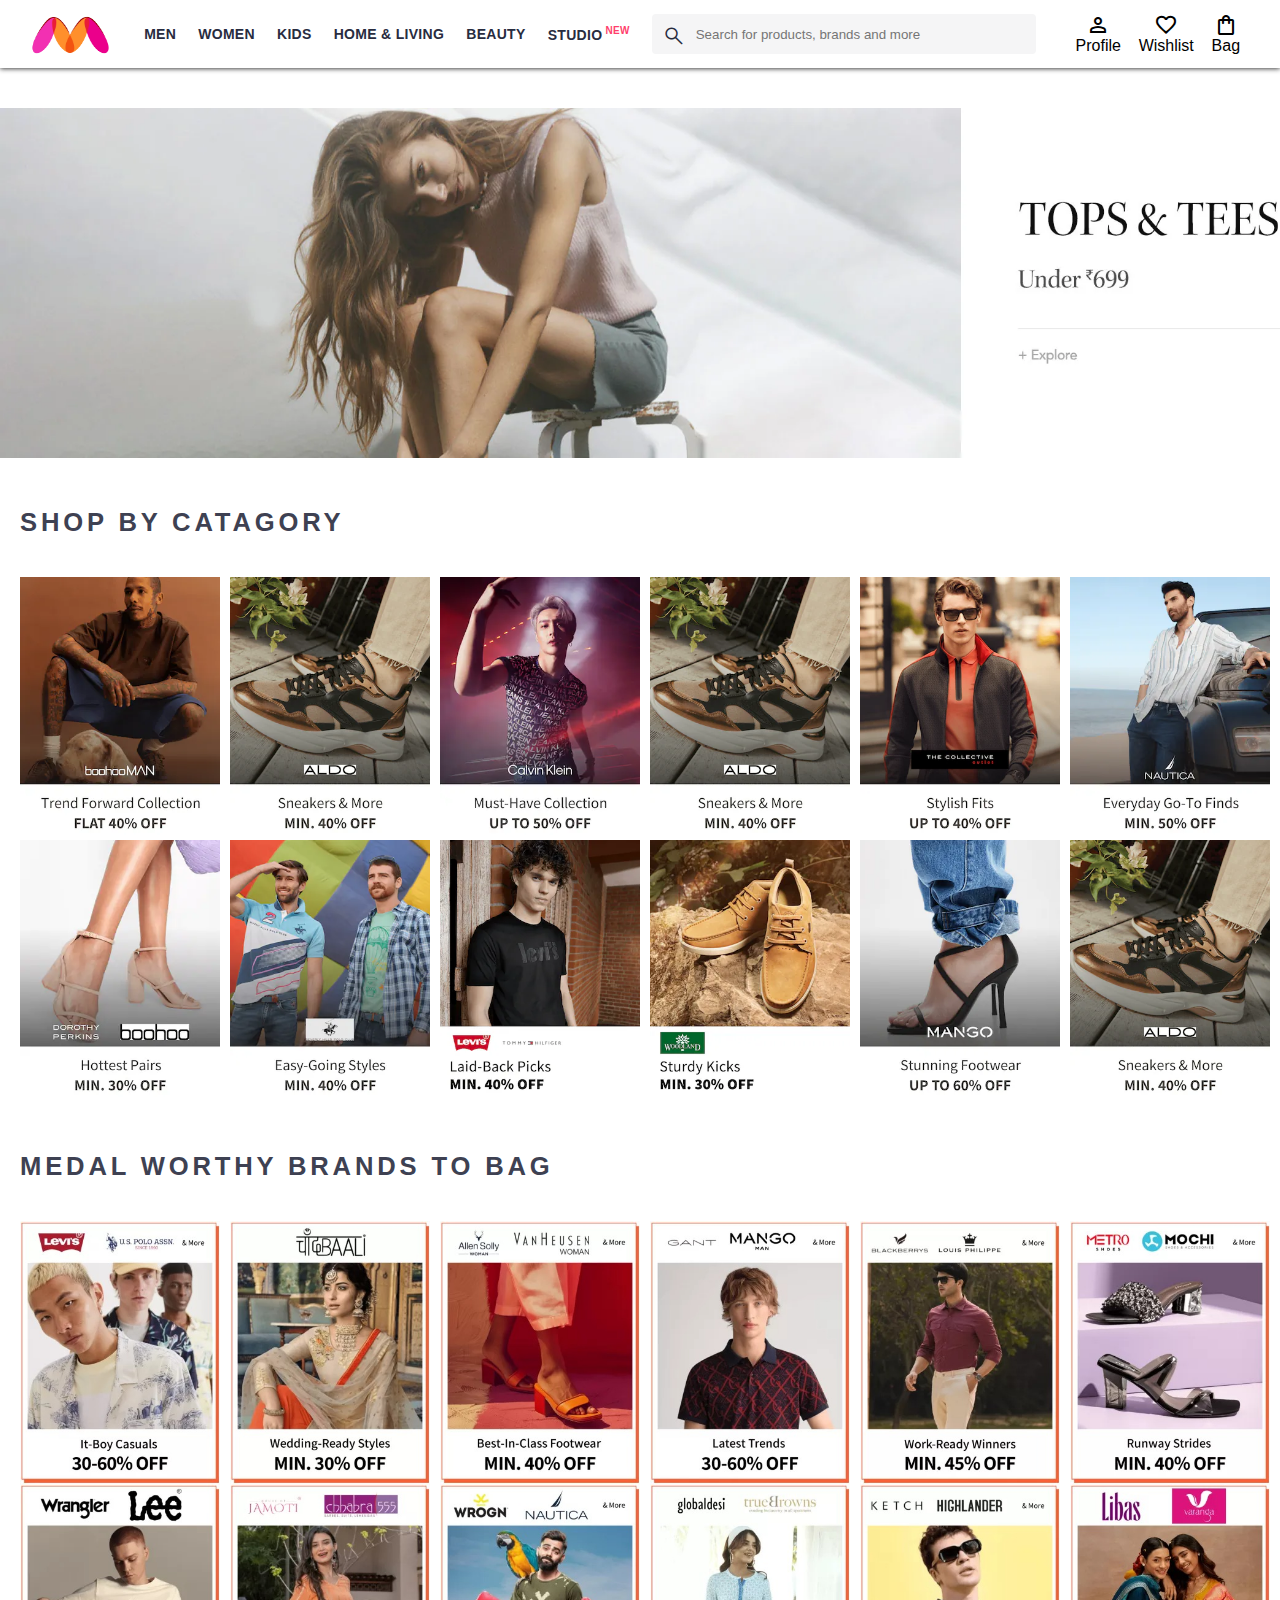
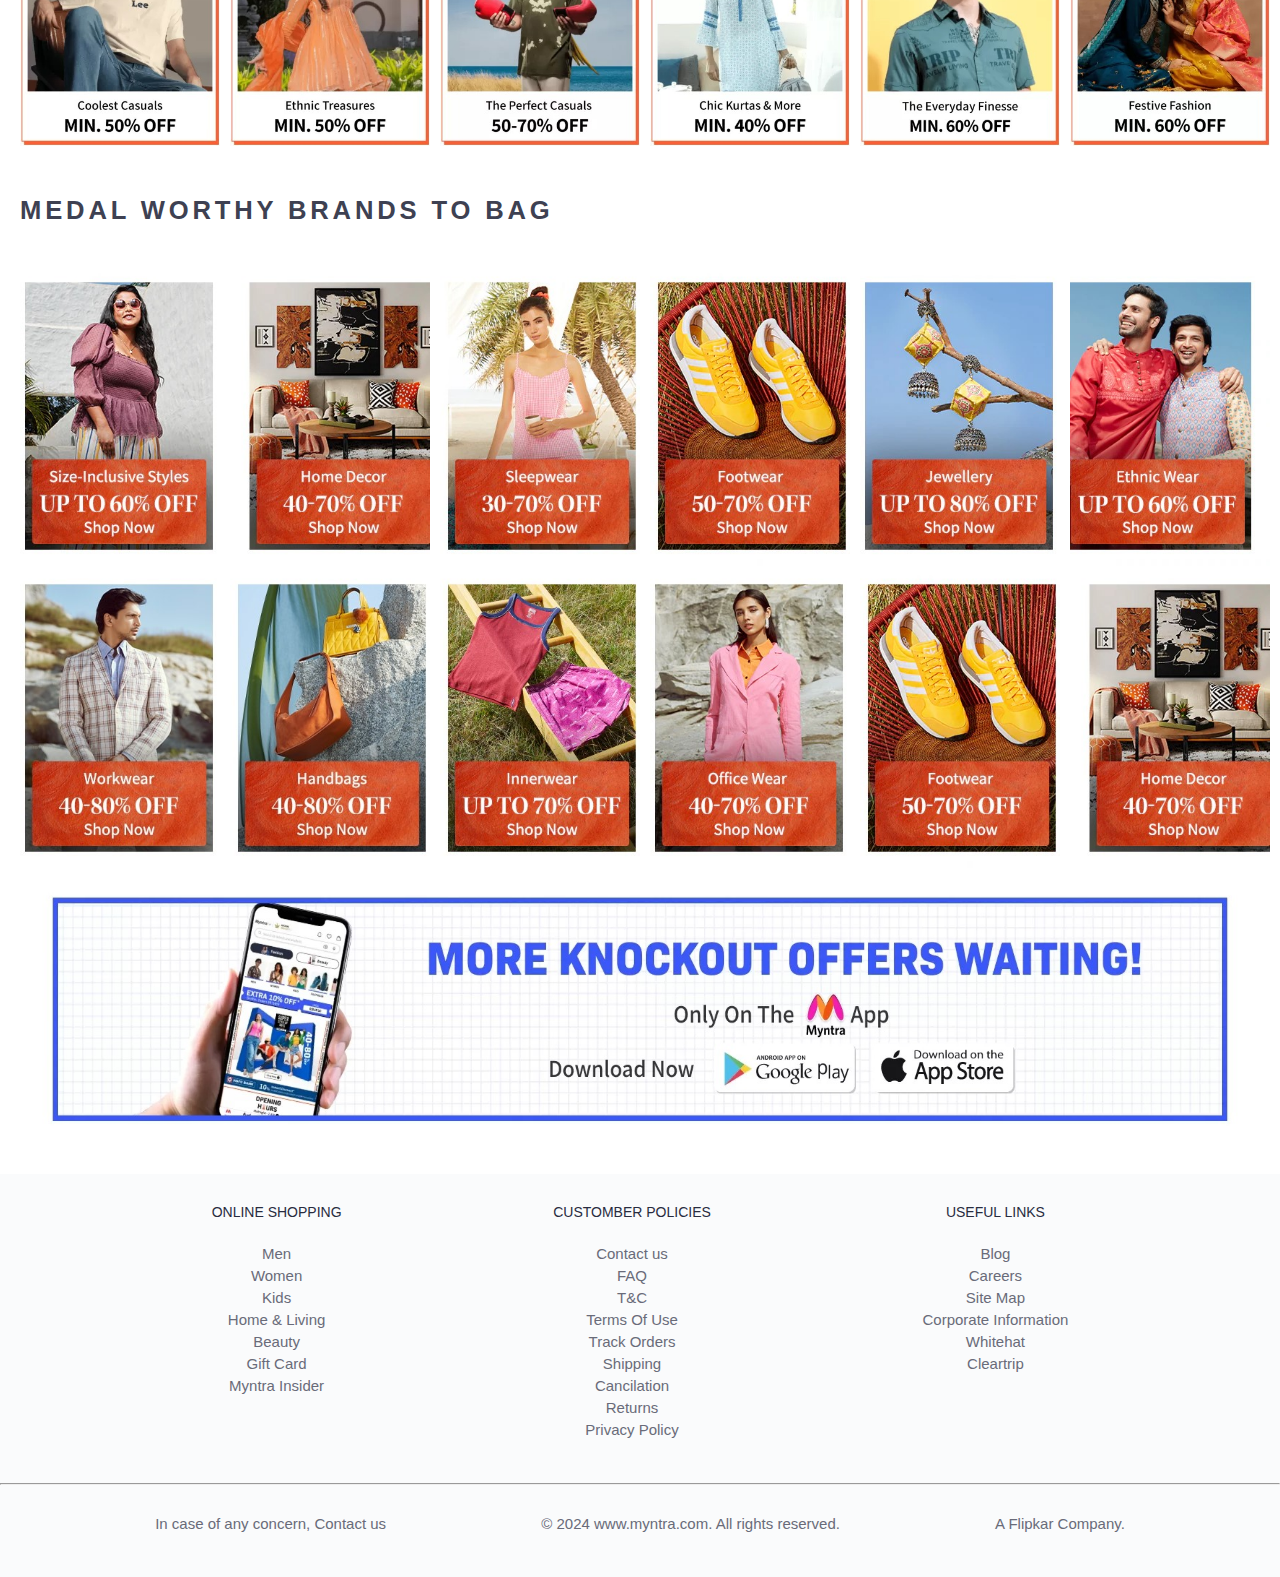
<file: Myntra Clone/index.html>
<!DOCTYPE html>
<html lang="en">
<head>
    <meta charset="UTF-8">
    <meta name="viewport" content="width=device-width, initial-scale=1.0">
    <link rel="stylesheet" href="https://cdnjs.cloudflare.com/ajax/libs/font-awesome/6.4.2/css/all.min.css" integrity="sha512-z3gLpd7yknf1YoNbCzqRKc4qyor8gaKU1qmn+CShxbuBusANI9QpRohGBreCFkKxLhei6S9CQXFEbbKuqLg0DA==" crossorigin="anonymous" referrerpolicy="no-referrer" />
    <link rel="stylesheet" href="https://fonts.googleapis.com/css2?family=Material+Symbols+Outlined:opsz,wght,FILL,GRAD@20..48,100..700,0..1,-50..200" />
    <title>MYntra</title>
    <link rel="stylesheet" href="index.css">
</head>
<body>
    <header>
    <div class="navbar">
        <div class="nav-logo border">
            <img class="myntra-logo" src="assets/myntra_logo.webp">
        </div>
        <div class="nav-address">
            <p>MEN</p>
        </div>
        <div class="nav-address">
            <p>WOMEN</p>
        </div>
        <div class="nav-address">
            <p>KIDS</p>
        </div>
        <div class="nav-address">
            <p>HOME & LIVING</p>
        </div>
        <div class="nav-address">
            <p>BEAUTY</p>
        </div>
        <div class="nav-address">
            <p>STUDIO<sup> new</sup></p>
        </div>
        <div class="nav-search">
            <span class="material-symbols-outlined search_icon">Search</span>
            <input placeholder="Search for products, brands and more" class="search-input">
        </div>
        <div class="action-bar">
            <div class="action-container">
                <span class="material-symbols-outlined action_icon">person</span>
                <p class="action-name">Profile</p>
            </div>
            <div class="action-container">
                <span class="material-symbols-outlined action_icon">favorite</span>
                <p class="action-name">Wishlist</p>
            </div>
            <div class="action-container">
                <span class="material-symbols-outlined action_icon">shopping_bag</span>
                <p class="action-name">Bag</p>
            </div>
        </div>
    </div>
</header>
    <main>
        <div class="banner-container">
            <img class="banner" src="assets/banner.jpg">
        </div>
        <div class="shop-section"> SHOP BY CATAGORY</div>
            <div class="shop-items">
                <img class="shop" src="assets/2 (2).png">
                <img class="shop" src="assets/3.png">
                <img class="shop" src="assets/2.png">
                <img class="shop" src="assets/3.png">
                <img class="shop" src="assets/4.png">
                <img class="shop" src="assets/5.png">
                <img class="shop" src="assets/6.png">
                <img class="shop" src="assets/7 (1).png">
                <img class="shop" src="assets/8.png">
                <img class="shop" src="assets/9.png">
                <img class="shop" src="assets/11.png">
                <img class="shop" src="assets/3.png">
            </div>
        <div class="shop-section"> MEDAL WORTHY BRANDS TO BAG</div>
        <div class="shop-items">
            <img class="shop" src="assets/13.jpeg">
            <img class="shop" src="assets/14.jpeg">
            <img class="shop" src="assets/15.jpeg">
            <img class="shop" src="assets/16.jpeg">
            <img class="shop" src="assets/17.jpeg">
            <img class="shop" src="assets/18.jpeg">
            <img class="shop" src="assets/19.jpeg">
            <img class="shop" src="assets/20.jpeg">
            <img class="shop" src="assets/21.jpeg">
            <img class="shop" src="assets/22.jpeg">
            <img class="shop" src="assets/23.jpeg">
            <img class="shop" src="assets/24.jpeg">
        </div>
        <div class="shop-section"> MEDAL WORTHY BRANDS TO BAG</div>
        <div class="shop-items">
            <img class="shop" src="assets/1.jpg">
            <img class="shop" src="assets/2.jpg">
            <img class="shop" src="assets/3.jpg">
            <img class="shop" src="assets/4.jpg">
            <img class="shop" src="assets/5.jpg">
            <img class="shop" src="assets/6.jpg">
            <img class="shop" src="assets/7.jpg">
            <img class="shop" src="assets/8.jpg">
            <img class="shop" src="assets/9.jpg">
            <img class="shop" src="assets/10.jpg">
            <img class="shop" src="assets/4.jpg">
            <img class="shop" src="assets/2.jpg">
        </div>

        <div class="banner-container2">
            <img class="banner2" src="assets/BANNER2.jpeg">
        </div>    
</main>
<footer>
    <div class="footer-section">
        <div class="footer-column">
            <ul>
                <P>ONLINE SHOPPING</P>
                <a>Men</a>
                <a>Women</a>
                <a>Kids</a>
                <a>Home & Living</a>
                <a>Beauty</a>
                <a>Gift Card</a>
                <a>Myntra Insider</a>
            </ul>
        </div>
        <div class="footer-column">
            <ul>
                <P>CUSTOMBER POLICIES</P>
                <a>Contact us</a>
                <a>FAQ</a>
                <a>T&C</a>
                <a>Terms Of Use</a>
                <a>Track Orders</a>
                <a>Shipping</a>
                <a>Cancilation</a>
                <a>Returns</a>
                <a>Privacy Policy</a>
            </ul>
        </div>
        <div class="footer-column">
            <ul>
                <P>USEFUL LINKS</P>
                <a>Blog</a>
                <a>Careers</a>
                <a>Site Map</a>
                <a>Corporate Information</a>
                <a>Whitehat</a>
                <a>Cleartrip</a>
            </ul>
        </div>
    </div>
    <hr>
    <div class="copyright">
        <div class="copy1">
            In case of any concern, Contact us
        </div>
        <div class="copy1">
            © 2024 www.myntra.com. All rights reserved.
        </div>
        <div class="copy1">
            A Flipkar Company.
        </div>
    </div>
</footer>
</body>
</html>
</file>
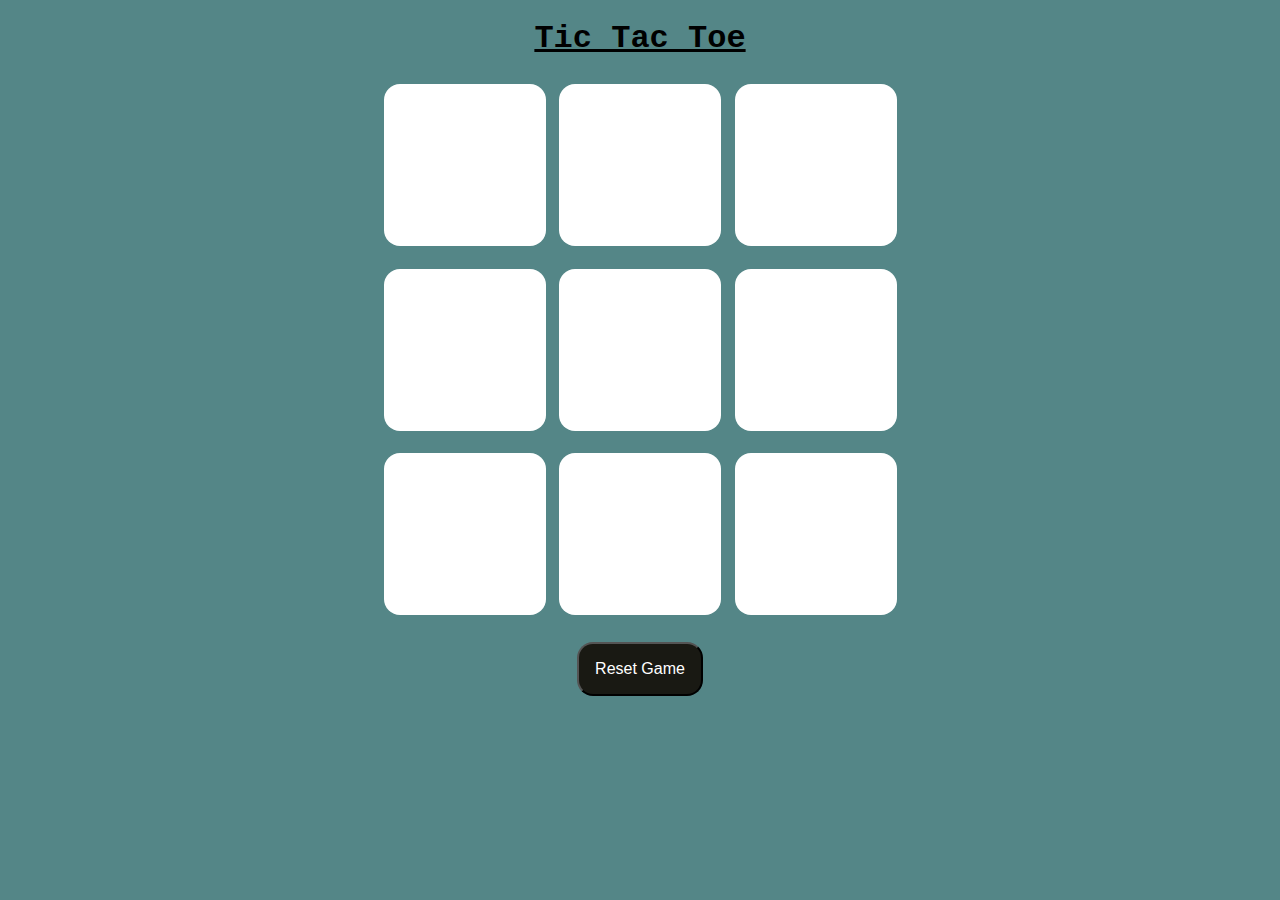
<file: Tic-Tac-Toe Game/Tic-Tac-Toe/index.html>
<!DOCTYPE html>
<html lang="en">
<head>
    <meta charset="UTF-8">
    <meta name="viewport" content="width=device-width, initial-scale=1.0">
    <title>Tic-Tac-Toe Game</title>
    <link rel="stylesheet" href="style.css">
</head>
<body>
    <div class="msg-container hide">
        <p id="msg">Winner</p>
        <button id="new-btn">New Game</button>
    </div>
    <main>
        <h1 class="heading">Tic Tac Toe</h1>
        <div class="container">
            <div class="game">
                <button class="box"></button>
                <button class="box"></button>
                <button class="box"></button>
                <button class="box"></button>
                <button class="box"></button>
                <button class="box"></button>
                <button class="box"></button>
                <button class="box"></button>
                <button class="box"></button>
            </div>
        </div>
        <button id="reset-btn">Reset Game</button>
    </main>
    <script src="app.js"></script>
</body>
</html>
</file>
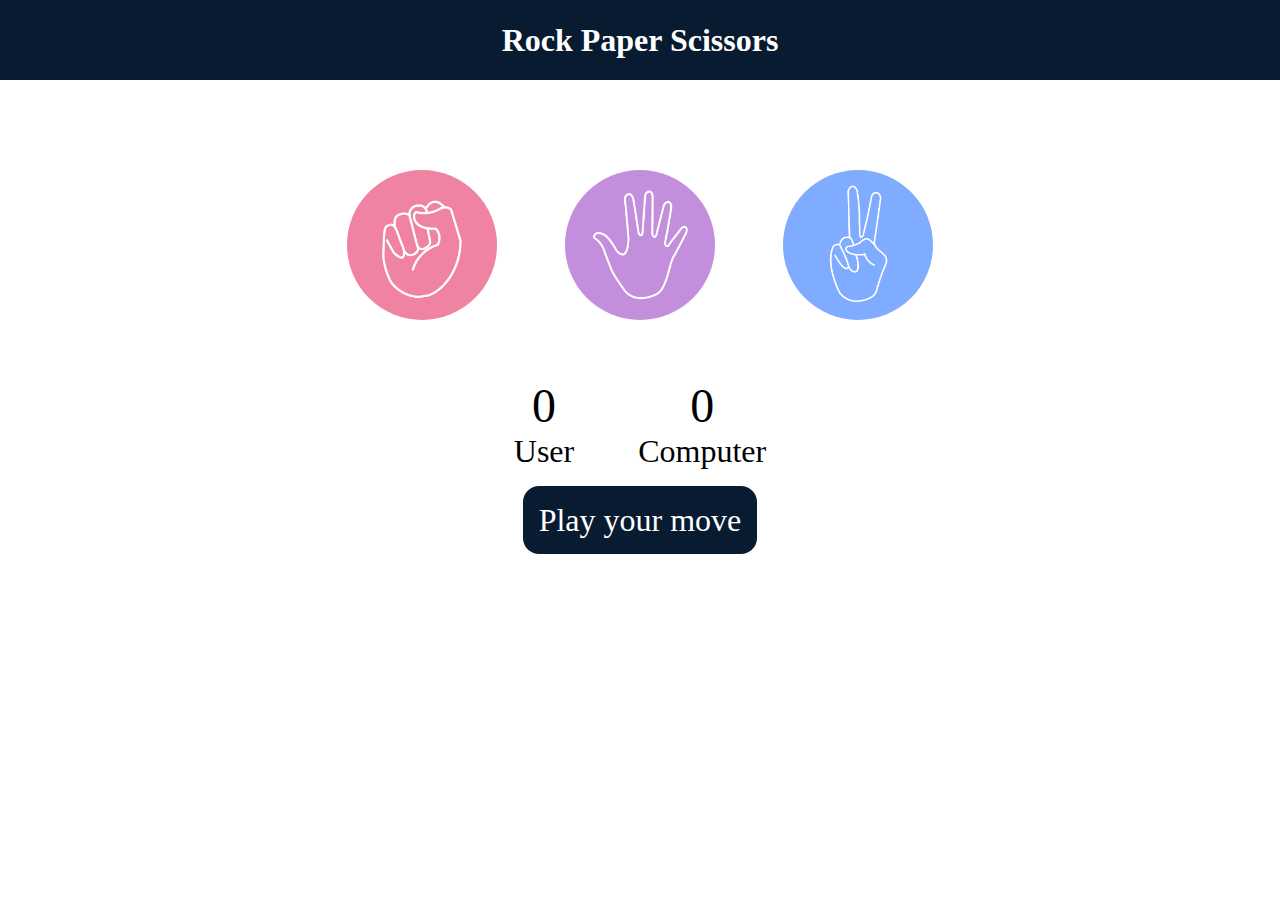
<file: Rock-Paper-Scissors Game/rock.html>
<!DOCTYPE html>
<html lang="en">
<head>
    <meta charset="UTF-8">
    <meta name="viewport" content="width=device-width, initial-scale=1.0">
    <title>Rock Paper Scisors Game</title>
    <link rel="stylesheet" href="rock.css">
</head>
<body>
    <h1>Rock Paper Scissors</h1>
    <div class="choices">
        <div class="choice" id="rock">
            <img src="./images/rock.png">
        </div>
        <div class="choice"  id="paper">
            <img src="./images/paper.png">
        </div>
        <div class="choice"  id="scissors">
            <img src="./images/scissors.png">
        </div>
    </div>

    <div class="score-board">
        <div class="score">
            <p class="user-score">0</p>
            <p>User</p>
        </div>
        <div class="score">
            <p class="comp-score">0</p>
            <p>Computer</p>
        </div>
    </div>

    <div class="msg-container">
        <p id="msg">Play your move</p>
    </div>
    <script src="rock.js"></script>
</body>
</html>
</file>
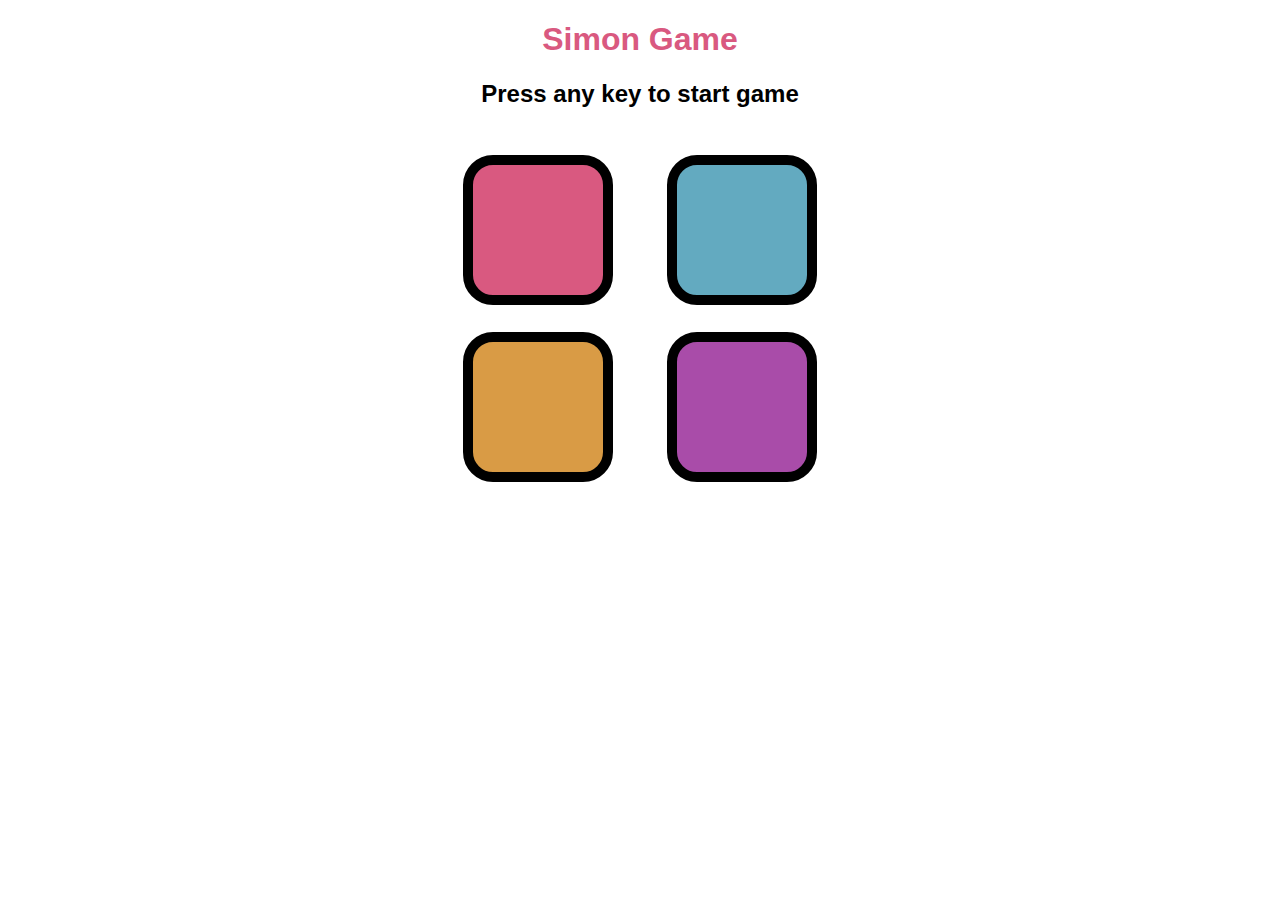
<file: Simon Game/simon.html>
<!DOCTYPE html>
<html lang="en">
<head>
    <meta charset="UTF-8">
    <meta name="viewport" content="width=device-width, initial-scale=1.0">
    <title>Simon Game</title>
    <link rel="stylesheet" href="simon.css">
</head>
<body>
    <h1>Simon Game</h1>
    <h2>Press  any key to start game</h2>

    <div class="btn-container">
        <div class="line-one">
            <div class="btn red" type="button" id="red"></div>
            <div class="btn yellow" type="button" id="yellow"></div>
        </div>
        <div class="line-two">
            <div class="btn green" type="button" id="green"></div>
            <div class="btn purple" type="button" id="purple"></div>
        </div>
    </div>
    <script src="simon.js"></script>
</body>
</html>
</file>
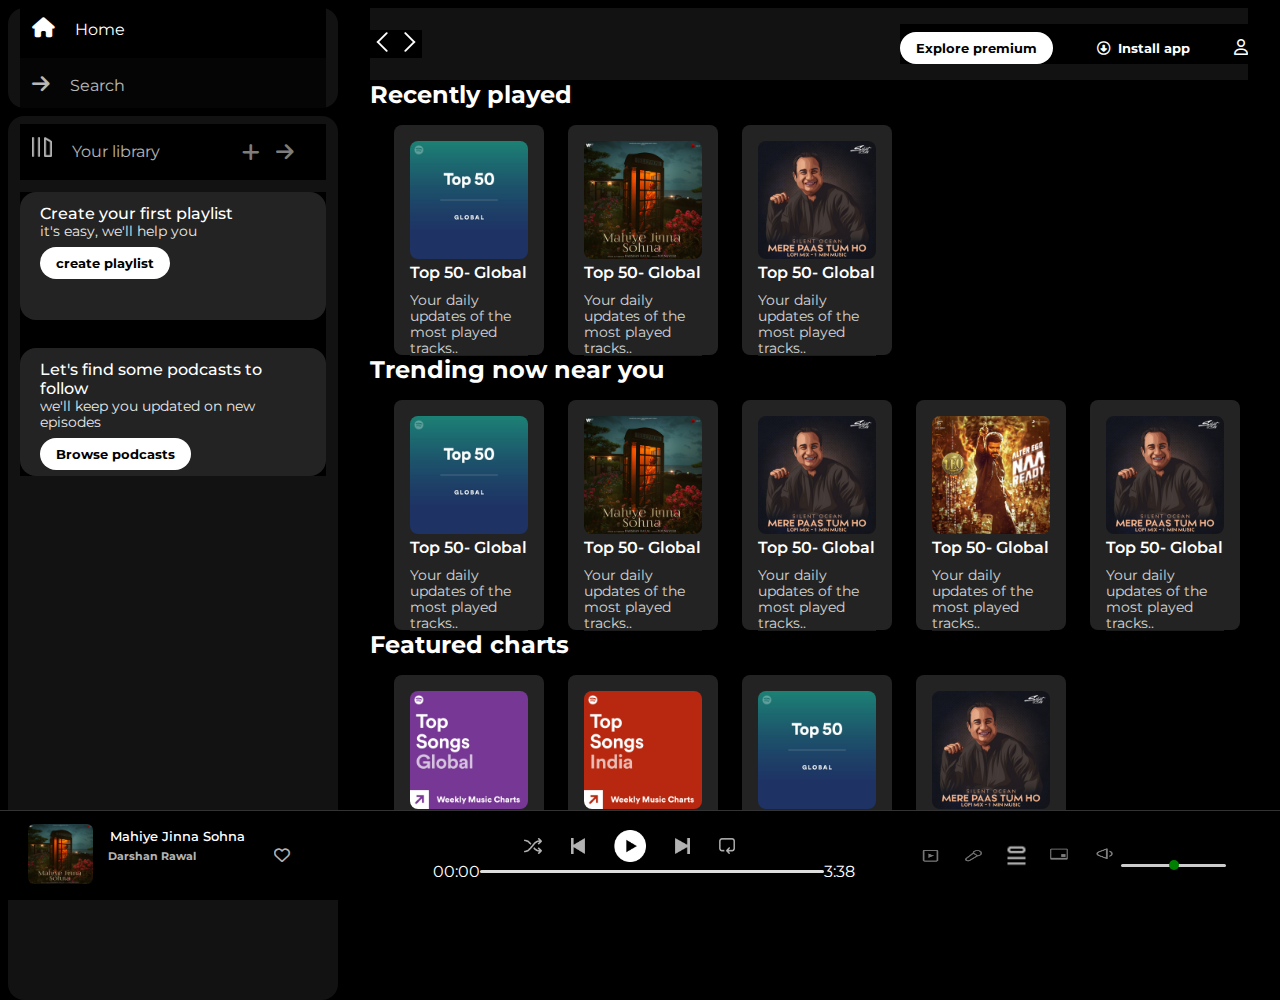
<file: Spotify Clone/project.html>
<!DOCTYPE html>
<html lang="en">
<head>
    <meta charset="UTF-8">
    <meta name="viewport" content="width=device-width, initial-scale=1.0">
    <link rel="stylesheet" href="https://cdnjs.cloudflare.com/ajax/libs/font-awesome/6.4.0/css/all.min.css">
    <link rel="icon" href="./assets/logo.png">
    <title>Spotify-Web player::music everyone</title>
    <link rel="stylesheet" href="project.css">
    <link rel="preconnect" href="https://fonts.googleapis.com">
<link rel="preconnect" href="https://fonts.gstatic.com" crossorigin>
<link href="https://fonts.googleapis.com/css2?family=Montserrat:wght@400;500;600&family=Mooli&family=Poppins:wght@100;500&display=swap" rel="stylesheet">
</head>
<body>
    <div class="main">
        <div class="sidebar">
            <div class="nav">
                <div class="nav-option" style="opacity:1">
                    <i class="fa-solid fa-house"></i>
                    <a href="#">Home</a>
                </div>
                <div class="nav-option">
                    <i class="fa-solid fa-arrow-right"></i>
                    <a href="#">Search</a>
                </div>
            </div>
            <div class="library">
                <div class="options">
                    <div class="lib-option nav-option">
                        <img src="./assets/library_icon.png">
                        <a href="#">Your library</a>
                    </div> 
                    <div class="icons">
                        <i class="fa-solid fa-plus"></i>
                        <i class="fa-solid fa-arrow-right"></i>
                    </div>       
                </div>
                <div class="lib-box">
                    <div class="box">
                        <p class="box-p1">Create your first playlist</p>
                        <p class="box-p2">it's easy, we'll help you</p>
                        <button class="badge">create playlist</button>
                    </div>
                    <div class="box">
                        <p class="box-p1">Let's find some podcasts to follow</p> 
                        <p class="box-p2">we'll keep you updated on new episodes</p>
                        <button class="badge">Browse podcasts</button>
                    </div>
                </div>
            </div>
        </div>
        <div class="main-content">
            <div class="sticky-nav">
                <div class="sticky-nav-icons">
                    <img src="./assets/backward_icon.png">
                    <img src="./assets/forward_icon.png" class="hide">
                </div>
                <div class="sticky-nav-options">
                    <button class="badge nav-item hide">Explore premium</button>
                <button class="badge nav-item dark-badge"><i class="fa-regular fa-circle-down" style="margin-right:8px"></i>Install app</button>
                <i class="fa-regular fa-user"></i>
                </div>
                
            </div>
            <h2>Recently played</h2>
            <div class="cards-container">
                <div class="card">
                    <img src="./assets/card1img.jpeg" class="card-img">
                    <p class="card-title">Top 50- Global</p>
                    <p class="card-info">Your daily updates of the most played tracks..</p>
                </div>
                <div class="card">
                    <img src="./assets/card2img.jpeg" class="card-img">
                    <p class="card-title">Top 50- Global</p>
                    <p class="card-info">Your daily updates of the most played tracks..</p>
                </div>
                <div class="card">
                    <img src="./assets/card3img.jpeg" class="card-img">
                    <p class="card-title">Top 50- Global</p>
                    <p class="card-info">Your daily updates of the most played tracks..</p>
                </div>
            </div>
            <h2>Trending now near you</h2>
            <div class="cards-container">
                <div class="card">
                    <img src="./assets/card1img.jpeg" class="card-img">
                    <p class="card-title">Top 50- Global</p>
                    <p class="card-info">Your daily updates of the most played tracks..</p>
                </div>
                <div class="card">
                    <img src="./assets/card2img.jpeg" class="card-img">
                    <p class="card-title">Top 50- Global</p>
                    <p class="card-info">Your daily updates of the most played tracks..</p>
                </div>
                <div class="card">
                    <img src="./assets/card3img.jpeg" class="card-img">
                    <p class="card-title">Top 50- Global</p>
                    <p class="card-info">Your daily updates of the most played tracks..</p>
                </div>
                <div class="card">
                    <img src="./assets/card4img.jpeg" class="card-img">
                    <p class="card-title">Top 50- Global</p>
                    <p class="card-info">Your daily updates of the most played tracks..</p>
                </div>
                <div class="card">
                    <img src="./assets/card3img.jpeg" class="card-img">
                    <p class="card-title">Top 50- Global</p>
                    <p class="card-info">Your daily updates of the most played tracks..</p>
                </div>
            </div>

            <h2>Featured charts</h2>
            <div class="cards-container">
                <div class="card">
                    <img src="./assets/card5img.jpeg" class="card-img">
                    <p class="card-title">Top 50- Global</p>
                    <p class="card-info">Your daily updates of the most played tracks..</p>
                </div>
                <div class="card">
                    <img src="./assets/card6img.jpeg" class="card-img">
                    <p class="card-title">Top Songs - India</p>
                    <p class="card-info">Your daily updates of the most played tracks..</p>
                </div>
                <div class="card">
                    <img src="./assets/card1img.jpeg" class="card-img">
                    <p class="card-title">Top 50- Global</p>
                    <p class="card-info">Your daily updates of the most played tracks..</p>
                </div>
                <div class="card">
                    <img src="./assets/card3img.jpeg" class="card-img">
                    <p class="card-title">Top 50- Global</p>
                    <p class="card-info">Your daily updates of the most played tracks..</p>
                </div>
            </div>
            <div class="footer">
                <div class="line"></div>
            </div>
        </div>
        <div class="music-player">
            <div class="album">
                <div class="album-img">
                    <img src="./assets/card2img.jpeg">
                </div>
                <div class="alb-text">
                    <h3 class="a1-text1">Mahiye Jinna Sohna</h3>
                    <h3 class="a2-text2">Darshan Rawal</h3>
                </div>
                <div class="album-icons">
                    <i class="fa-regular fa-heart"></i>
                </div>
            </div>
            <div class="player">
                <div class="player-controls">
                    <img src="./assets/player_icon1.png" class="player-control-icon">
                    <img src="./assets/player_icon2.png" class="player-control-icon">
                    <img src="./assets/player_icon3.png" class="player-control-icon" style="opacity:1; height:2rem;">
                    <img src="./assets/player_icon4.png" class="player-control-icon">
                    <img src="./assets/player_icon5.png" class="player-control-icon">
                </div>
                <div class="playback-bar">
                    <span class="curr-time">00:00</span>
                    <input type="range" min="0" max="100" class="progress-bar" step="1" >
                    <span class="tot-time">3:38</span>
                </div>
            </div>
            <div class="controls">
                <img src="./assets2/controls_icon1 (1).png" class="control-icon">
                <img src="./assets2/controld_icon2 (1).png"  class="control-icon">
                <img src="./assets2/controls_icon3 (2).png"  class="control-icon">
                <img src="./assets2/album_icon2 (1).png" class="control-icon">
                <span>
                    <img src="./assets2/controls_icon5 (1).png" class="control-icon">
                    <input type="range" min="0" max="100" class="volume-bar">
                </span>  
            </div>
        </div>
    </div>
    
</body>
</html>
</file>
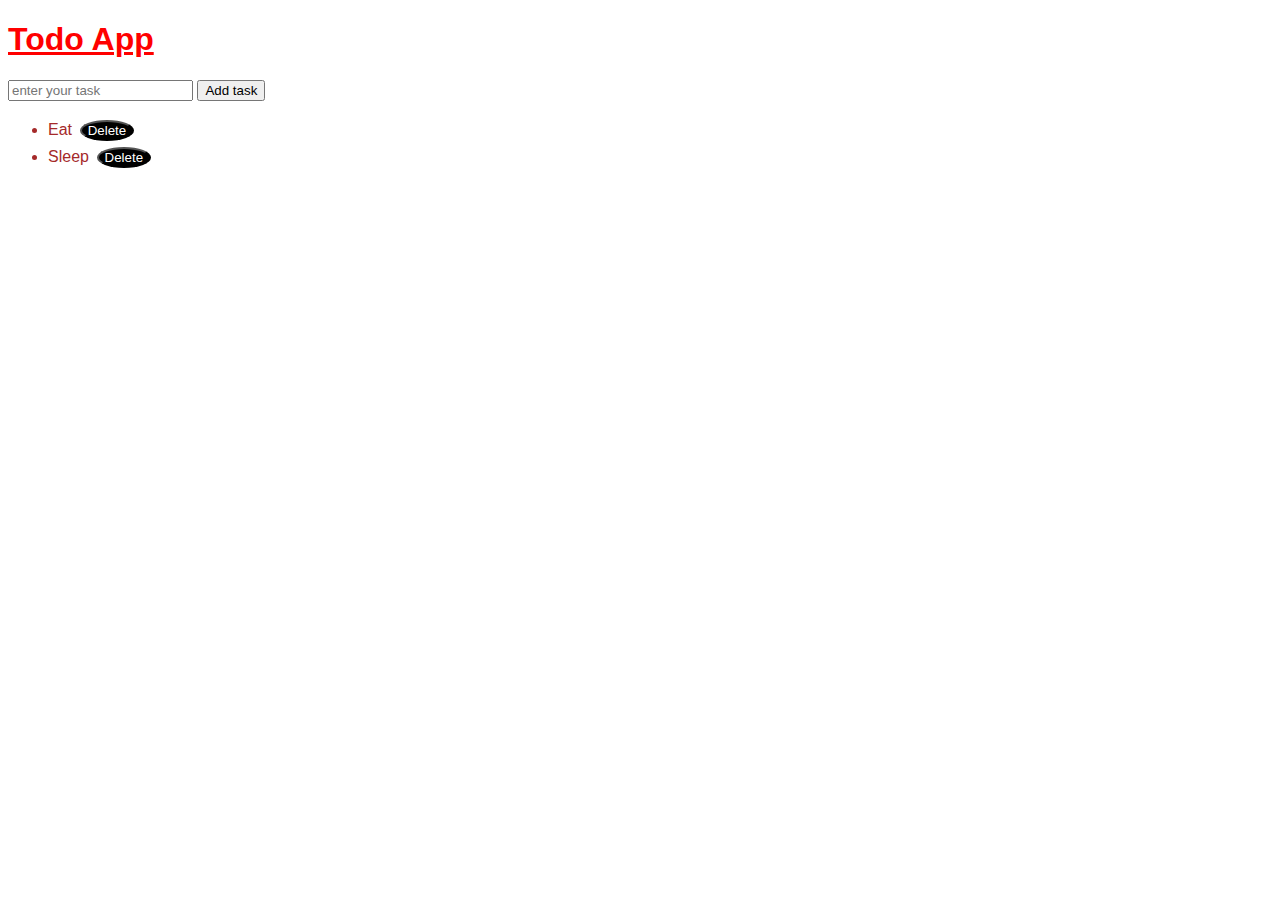
<file: Todo App/miniProject.html>
<!DOCTYPE html>
<html lang="en">
<head>
    <meta charset="UTF-8">
    <meta name="viewport" content="width=device-width, initial-scale=1.0">
    <title>Mini Project</title>
    <link rel="stylesheet" href="miniProject.css">
</head>
<body>
    <h1>Todo App</h1>
    <input placeholder ="enter your task"></input>
    <button>Add task</button>
    <ul class="unorder">
        <li>Eat <button class="delete">Delete</button></li>
        <li>Sleep <button class="delete">Delete</button></li>
    </ul>
    <script src="miniProject.js"></script>
</body>
</html>
</file>
<file: Myntra Clone/index.css>
*{
    margin: 0;
    padding: 0;
    font-family: Assistant,-apple-system,BlinkMacSystemFont,Segoe UI,Roboto,Helvetica,Arial,sans-serif;
    box-sizing: border-box;
}
.navbar {
    height:68px;
    background-color:white;
    color:black;
    display: flex;
    align-items: center;
    justify-content: space-evenly;
    /* border-bottom: 1px solid #b6b1b1; */
    box-shadow: 0px 0.5px 5px #232323;
}

/* box 1 */
.nav-logo{
    height:50px;
    width:100px;
}
.myntra-logo {
    /* background-image: url("assets/myntra_logo.webp"); */
    background-size: cover;
    height:50px;
    width:100%;
}
.border {
    border:1.5px solid transparent;
}
.nav-address {
    font-size: 14px;
    letter-spacing: .3px;
    color: #282c3f;
    font-weight: 700;
    text-transform: uppercase;
    text-decoration: none;
    padding: 28px 0;
    
}
.nav-address sup{
    font-size: 10px;
    color: #ff3f6c;
}
/* .border:hover {
    border:1.5px solid black; */

.nav-search{
    height: 40px;
    min-width: 200px;
    width: 30%;
    display: flex;
    align-items: center;
    
}
.search-input {
    color: #696e79;
    background-color: #f5f5f6;
    flex-grow: 1;
    height: 40px;
    border: 0;
    border-radius: 0 4px 4px 0;
}
.search_icon {
    box-sizing: content-box;
    height:20px;
    padding:10px;
    background-color: #f5f5f6;
    color: #282c3f;
    font-weight: 300;
    border-radius: 4px 0 0 4px;
}
.search-input{
    background-color: #f5f5f6;
    color: #696e79;
    flex-grow: 1;
    height:40px;
    border:0;
    border-radius: 0 4px 4px 0;
}
.action-bar {
    display:flex;
    justify-content: space-evenly;
    min-width: 200px;
}
.action-container {
    display: flex;
    flex-direction: column;
    align-items: center;
}
/* box 2 */
.banner {
    background-size:cover;
    height:350px;
    display: flex;
    justify-content: center;
    align-items: center;
    /* padding-top: 40px; */
    margin-top: 40px;
}

/* box 3 */
.shop-section{
    max-height: 5em;
    font-weight:600;
    font-size:1.6rem;
    letter-spacing: .15em;
    margin: 50px 0 10px 20px;
    color: #3e4152;
}
.shop-items{
    display: flex;
    flex-wrap: wrap;
    justify-content:space-evenly;
    margin: 40px 0 5px 10px;
}
.shop{
    width: 200px; 
}

/* box 3 */
.footer-section{
    background: #FAFBFC;
    padding:30px 0 40px 0;
    display: flex;
    justify-content: space-evenly;
    font-size: 0.85rem;
}
.footer-column{
    display: flex;
    flex-direction: column;
}
.footer-column p{
    color: #282c3f;
    font-size: 14px;
    margin-bottom: 25px;
    display: flex;
    justify-content: space-evenly;
}
.footer-column a{
    color: #696b79;
    font-size: 15px;
    text-decoration: none;
    padding-bottom: 5px;
    display: flex;
    justify-content: space-evenly;
}
.copyright{
    color: #94969f;
    background: #FAFBFC;
    padding:30px 0 40px 0;
    display: flex;
    justify-content: space-evenly;
    font-size: 0.85rem;
}
.copy1{
    color: #696b79;
    font-size: 15px;
    text-decoration: none;
    padding-bottom: 5px;
    display: flex;
    justify-content: space-evenly;
}

.banner2{
    background-size: cover;
    height:250px;
    width:100%;
    display: flex;
    justify-content: center;
    align-items: center;
    margin-top: 15px;
    margin-bottom: 40px;
}
</file>
<file: Tic-Tac-Toe Game/Tic-Tac-Toe/style.css>
* {
    margin:0;
    padding:0;
}

.heading{
    margin-top: 20px;
    font-family: 'Courier New', Courier, monospace;
    text-decoration: underline;
}
body{
    background-color: #548687;
    text-align: center;
}
.container {
    height:65vh;
    display: flex;
    justify-content: center;
    align-items: center;
}
.game{
    height:60vmin;
    width:60vmin;
    display: flex;
    flex-wrap: wrap;
    justify-content: center;
    align-items: center;
    gap:1.5vmin;
}
.box {
    height:18vmin;
    width:18vmin;
    border-radius: 1rem;
    border: none;
    font-size: 8vmin;
    background-color: white;
}

#reset-btn {
    padding:1rem;
    font-size: 1rem;
    background-color: #191913;
    color:white;
    border-radius: 1rem;
    /* border:none */
}

#new-btn {
    padding:1rem;
    margin-top: .5rem;
    font-size: 1rem;
    background-color: #191913;
    color:white;
    border-radius: 1rem;
}

#msg{
    color:red;
    font-size: 5vmin;
}

.hide{
    display: none;
}
</file>
<file: Rock-Paper-Scissors Game/rock.css>
*{
    padding:0;
    margin:0;
    text-align: center;
}

h1{
    background-color: #081b31;
    color:white;
    height:5rem;
    text-align: center;
    line-height: 5rem;
}

.choice{
    height:170px;
    width:170px;
    border-radius: 50%;
    display: flex;
    justify-content: center;
    align-items: center;
}
.choice:hover{
    cursor: pointer;
    background-color: #081b31;

}
img{
    height:150px;
    width:150px;
    object-fit: cover;
    border-radius: 50%;
}

.choices{
    display: flex;
    justify-content: center;
    align-items: center;
    gap: 3rem;
    margin-top: 5rem;
}

.score-board{
    display: flex;
    justify-content: center;
    align-items: center;
    font-size: 2rem;
    margin-top: 3rem;
    gap: 4rem;
}

.user-score, .comp-score{
    font-size: 3rem;
}

.msg-container{
    margin-top: 2rem;
}

#msg{
    background-color: #081b31;
    color:white;
    font-size: 2rem;
    display: inline;
    padding: 1rem;
    border-radius: 1rem;

}
</file>
<file: Simon Game/simon.css>
body {
    text-align: center;
    font-family: arial;
}
h1 {
    color:#d95980;
}
.btn {
    height:130px;
    width:130px;
    border-radius: 20%;
    border:10px solid black;
    margin:1.7rem;
}

.btn-container {
    display: flex;
    justify-content: center;
}
.red {
    background-color: #d95980;
}
.yellow {
    background-color: #d99b45;
}
.green {
    background-color: #63aac0;
}
.purple {
    background-color: rgb(169, 76, 169)
}
.flash {
    background-color: white;
}

.userFlash {
    background-color: rgb(31, 151, 31);
}
</file>
<file: Spotify Clone/project.css>
* {
    font-family: 'montserrat',sans-serif;
    margin:0;
    background-color: black;
    box-sizing: border-box;
    color:white;
    /* overflow: hidden; */
}
body{
    overflow: hidden;
}
p {
    background:#232323;
}
.main {
    display: flex;
    height: 100vh;
    padding:0.5rem;
}
.sidebar {
    background-color: black;
    width: 330px;
    border-radius: 1rem;
    margin-right: 0.5rem;
    
}
.main-content {
    background-color: black;
    flex: 1;
    border-radius: 1rem;
    overflow-y: auto;
    padding:0 1.5rem 0 1.5rem;
    padding-bottom: 100px;
    height: calc(100vh - 90px);
    
}
.music-player {
    background-color: black;
    position:fixed;
    bottom:0;
    width:100%;
    height:72px;
}
a {
    text-decoration: none;
    color:white;
}
.nav {
    background-color: #121212;
    border-radius: 1rem;
    display: flex;
    flex-direction: column;
    justify-content: center;
    height: 100px;
    padding:.5rem .75rem;
}
.nav-option {
    line-height:2.5rem;
    opacity: 0.7;
    padding: 0.5rem 0.75rem;

}
.nav-option:hover {
    opacity:1;
}
.nav-option i {
    font-size:1.25rem;

}
.nav-option a {
    font-size:1rem;
    margin-left:1rem;
}
.library{
    background-color: #121212;
    border-radius: 1rem;
    height: 100%;
    margin-top: 0.5rem;
    padding: 0.5rem 0.75rem;


}
.options {
    display: flex;
    justify-content: space-between;
    align-items:center;
}
.lib-option img {
    height: 1.25rem;
    width:1.25rem;
}
.icons {
    font-size: 1.25rem;
    opacity:0.7;
    margin-right: 1rem;
    display: flex;
}
.icons i {
    opacity:0.7;
    margin-right: 1rem;
}
.icons i:hover{
    opacity:1;
}
.box {
    background-color: #232323;
    height:8rem;
    border-radius: 1rem;
    margin:0.75rem 0 1.75rem 0;
    padding:0.75rem 1.25rem;
}
.box-p1 {
    font-size:1rem;
    font-weight: 500;
}
.box-p2 {
    font-size:0.85rem;
    opacity:0.9;
}
.badge {
    background-color: #fff;
    color:black;
    border:none;
    border-radius: 100px;
    padding:0.25rem 1rem;
    font-weight: 700;
    margin-top: 0.5rem;
    height:2rem;
    width: fit-content;
}
.dark-badge {
    background-color: #000;
    color: white;
}
.sticky-nav {
    position:sticky;
    top: 0;
    background-color: #121212;
    display: flex;
    justify-content: space-between;
    align-items: center;
    padding: 1rem 0 1rem 0;
    z-index: 10;
}
.sticky-nav-icons {
    margin-left: o.75rem;
}
.sticy-nav-options {
    display: flex;
    justify-content: center;
    align-items: center;
    z-index: auto;
    
}
.nav-item{
    margin-right: 1.5rem;
}
@media(max-width:1000px) {
    .hide {
        display:none;
    }
}
.card {
    background-color: #232323;
    width:150px;
    height: 230px;
    border-radius: 0.5rem;
    padding:1rem;
    margin-left:1.5rem;
    margin-top: 1rem;

}
.cards-container {
    display: flex;
    flex-wrap: wrap;
    
}
.card-img {
    width:100%;
    border-radius: 0.5rem;
}
.card-title {
    font-weight: 600;

}
.card-info {
    font-size:0.85rem;
    opacity:0.8;
    margin-top: 0.6rem;
}
.footer {
    height:300px;
    display: flex;
    align-items: center;
    justify-content: center;
}
.line {
    width:100%;
    height:50%;
    border-top: 1px solid white;
    opacity:0.4;
}
.music-player {
    position: fixed;
        bottom: 0;
    left: 0;
    right: 0;
    height: 90px;
    background-color: black;
    display: flex;
    justify-content: space-between;
    align-items: center;
    padding: 0 20px;
    z-index: 1000;
    box-sizing: border-box;
    border-top: 1px solid #333;

}
.album {
    width:30%;
    margin-left: 0.5rem;
}
.player {
    width:40%;
}
.controls {
    width:30%;
}
.player-controls {
    display: flex;
    justify-content: center;
    align-items: center;
}
.player-control-icon {
    height:1rem;
    margin-right: 1.8rem;
    opacity:0.7;
}
.player-control-icon:hover {
    opacity:1;
    
}
.playback-bar {
    display:flex;
    justify-content: center;
    align-items: center;
    
}

.progress-bar {
    width:70%;
    appearance: none;
    background-color: transparent;
    cursor: pointer;
}
.progress-bar::-webkit-slider-runnable-track {
    background-color: #ddd;
    border-radius: 100px;
    height:0.2rem;
    
}
.progress-bar::-webkit-slider-thumb {
    appearance: none;
    height: 1rem;
    width:1rem;
}


.album{
    display: flex;
}
.album-img img{
    height:60px;
    width:65px;
    border-radius: 6px;
}
.a1-text1{
    font-weight: 550; 
    font-size:0.8rem ; 
    padding:5px;
    margin-left: 12px;
}
.a2-text2{
    font-size:0.70rem;
    opacity:0.7;
    margin-left: 15px;
}
.album-icons{
    height:1rem;
    margin-left: 1.5rem;
    margin-top: 1.4rem;
    opacity:0.7;
    
    
}
.control-icon {
    height:1.7rem;
    width:1.7rem;
    margin-left: 1rem;
    opacity:0.7;
}

.controls {
    height:100%;
    display: flex;
    flex-direction: row;
    justify-content:center;
    align-items: center;
}
.control-icon:hover{
    opacity:1
}

.volume-bar{
    width:60%;
    appearance: none;
    background-color: transparent;
    cursor:pointer;
}
.volume-bar::-webkit-slider-runnable-track {
    appearance: none;
    height: 0.2rem;
    /* background-color: green; */
    background-color: #ccc;
    border-radius: 100px;

}
.volume-bar::-webkit-slider-thumb{
    appearance: none;
    height: 10px;
    width:10px;
    background-color: green;
    border-radius: 50%;
    margin-top: -4px;
}
</file>
<file: Todo App/miniProject.css>
h1 {
    color:red;
    text-decoration: underline;
    
}
.unorder {
    color:brown;
}
.delete {
    background-color: black;
    color: white;
    border-radius: 50%;
    margin: 0.2rem;
}
body {
    font-family: arial;
    
}
</file>
